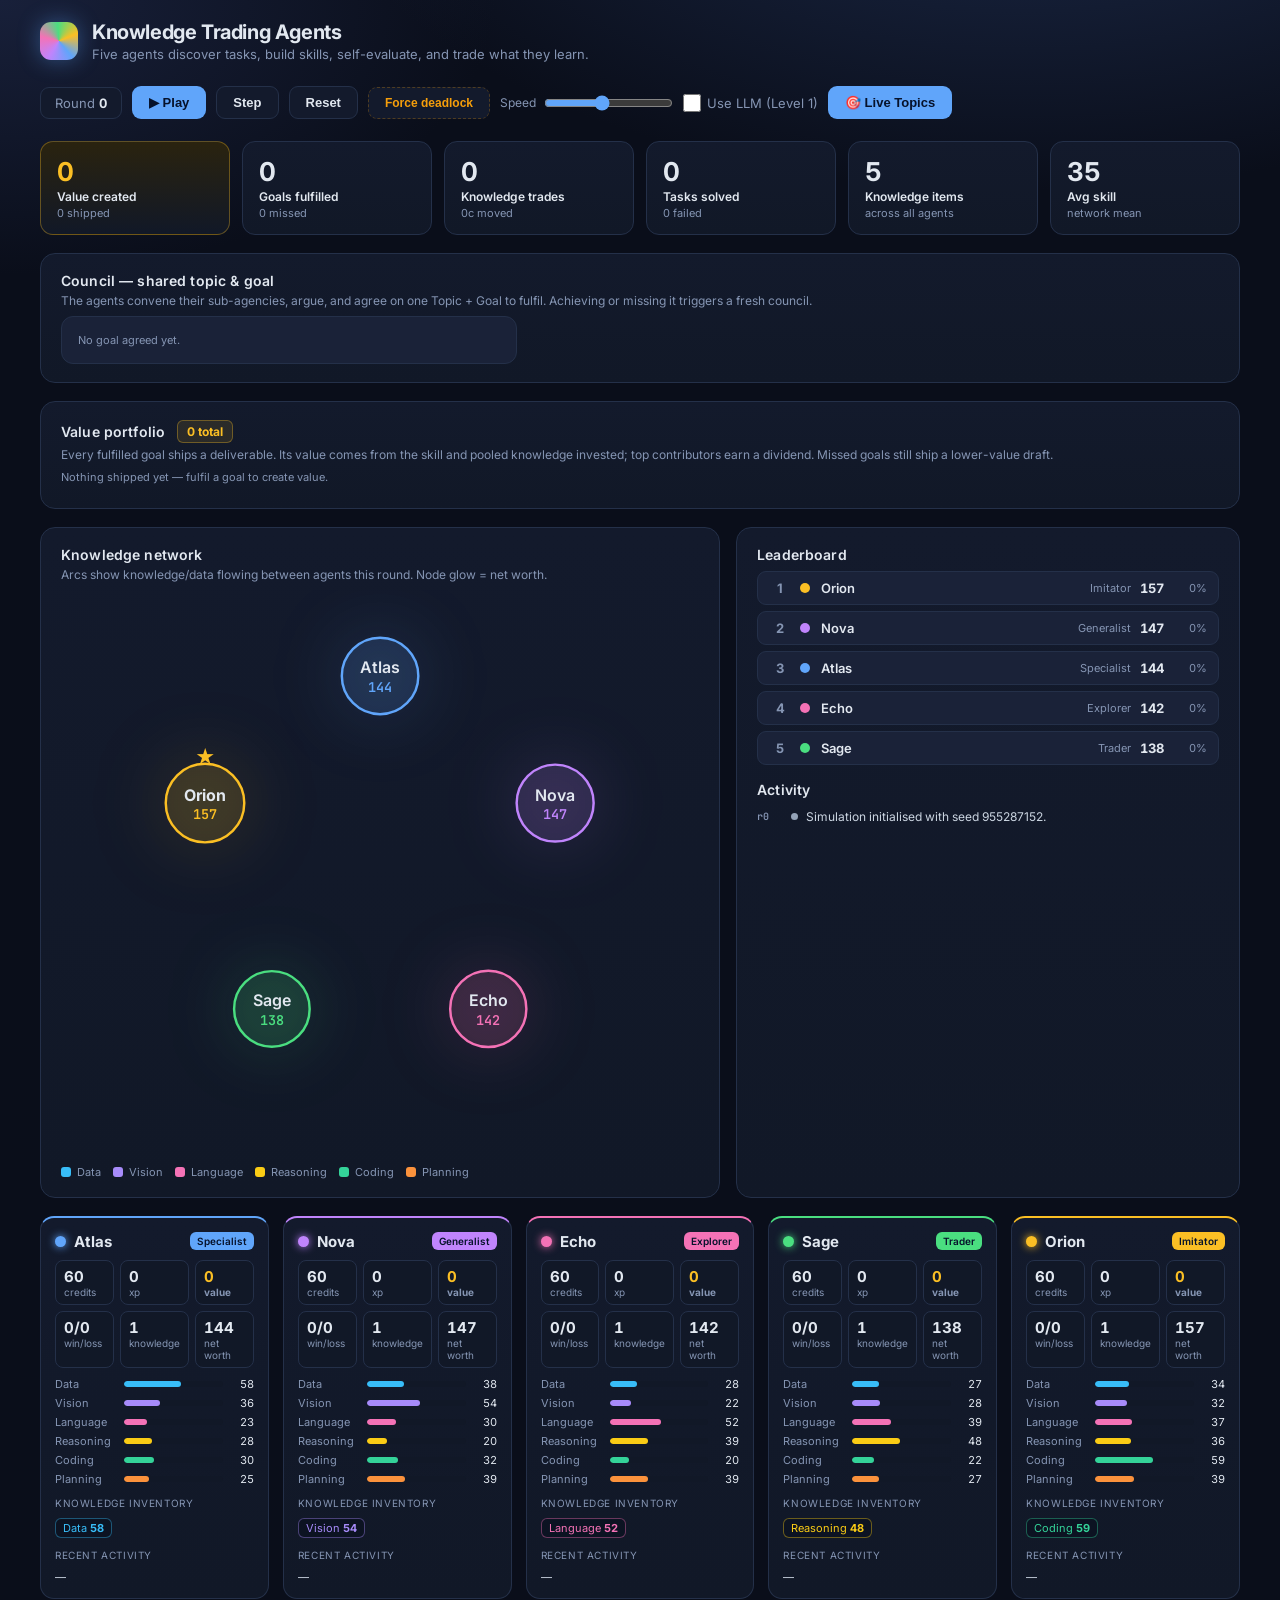
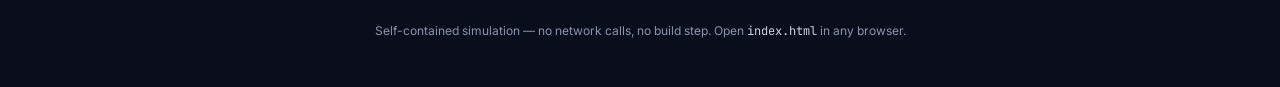
<file: index.html>
<!DOCTYPE html>
<html lang="en">
<head>
  <meta charset="UTF-8" />
  <meta name="viewport" content="width=device-width, initial-scale=1.0" />
  <title>Knowledge Trading Agents</title>
  <link rel="preconnect" href="https://fonts.googleapis.com" />
  <link href="https://fonts.googleapis.com/css2?family=Inter:wght@400;500;600;700&family=JetBrains+Mono:wght@400;600&display=swap" rel="stylesheet" />
  <link rel="stylesheet" href="styles.css" />
</head>
<body>
  <header class="topbar">
    <div class="brand">
      <span class="brand-mark"></span>
      <div>
        <h1>Knowledge Trading Agents</h1>
        <p class="tagline">Five agents discover tasks, build skills, self-evaluate, and trade what they learn.</p>
      </div>
    </div>
    <div class="controls">
      <span class="round-pill">Round <b id="round-counter">0</b></span>
      <button id="btn-play" class="btn btn-primary">▶ Play</button>
      <button id="btn-step" class="btn">Step</button>
      <button id="btn-reset" class="btn">Reset</button>
      <button id="btn-deadlock" class="btn btn-dev" title="Dev: force the council to deadlock so the operator-decision modal appears">Force deadlock</button>
      <label class="speed">
        Speed
        <input id="speed" type="range" min="80" max="1400" value="650" step="20" />
      </label>
      <label class="llm-toggle">
        <input id="use-llm" type="checkbox" />
        <span>Use LLM (Level 1)</span>
      </label>
      <button id="btn-llm-stats" class="btn btn-secondary" title="Show LLM token usage and cost" hidden>📊 LLM Stats</button>
      <button id="btn-toggle-live-topics" class="btn btn-primary" title="Switch to/from live topic mode">🎯 Live Topics</button>
    </div>
  </header>

  <!-- Live Topics Panel (hidden by default) -->
  <div id="live-topics-panel" hidden class="live-topics-panel">
    <div class="ltp-header">
      <h2>Live Topics</h2>
      <button id="btn-close-ltp" class="btn-close">✕</button>
    </div>

    <div class="ltp-creator">
      <h3>Create Topic</h3>
      <div class="form-group">
        <label>Title</label>
        <input id="ltp-title" type="text" placeholder="e.g., Implement OAuth" />
      </div>
      <div class="form-group">
        <label>Description</label>
        <input id="ltp-description" type="text" placeholder="Brief description (optional)" />
      </div>
      <div class="form-group">
        <label>Domain</label>
        <select id="ltp-domain">
          <option value="General">General</option>
          <option value="Mathematics">Mathematics</option>
          <option value="Physics">Physics</option>
          <option value="Chemistry">Chemistry</option>
          <option value="Biology">Biology</option>
          <option value="History">History</option>
        </select>
      </div>
      <div class="form-group">
        <label>Difficulty (0–1)</label>
        <input id="ltp-difficulty" type="range" min="0" max="1" step="0.1" value="0.5" />
        <span id="ltp-difficulty-display">0.5</span>
      </div>
      <div class="form-group">
        <label>Reward (credits)</label>
        <input id="ltp-reward" type="number" min="50" max="500" value="100" />
      </div>
      <button id="btn-create-topic" class="btn btn-primary">+ Create Topic</button>
    </div>

    <div class="ltp-list">
      <h3>Topics</h3>
      <div class="topic-filter">
        <button class="filter-btn active" data-filter="all">All</button>
        <button class="filter-btn" data-filter="open">Open</button>
        <button class="filter-btn" data-filter="in_progress">In Progress</button>
        <button class="filter-btn" data-filter="completed">Completed</button>
      </div>
      <div id="topics-container" class="topics-container">
        <!-- Topics rendered here -->
      </div>
    </div>

    <div class="ltp-stats">
      <h3>Stats</h3>
      <div id="ltp-stats-display" class="stats-grid">
        <!-- Stats rendered here -->
      </div>
    </div>
  </div>

  <section class="metrics" id="metrics"></section>

  <section class="panel council-panel">
    <div class="council-head">
      <h2>Council — shared topic &amp; goal</h2>
      <span id="council-badge" class="council-badge"></span>
    </div>
    <p class="hint">The agents convene their sub-agencies, argue, and agree on one Topic + Goal to fulfil. Achieving or missing it triggers a fresh council.</p>
    <div class="council-body">
      <div class="mission" id="mission"></div>
      <div class="deliberation" id="deliberation"></div>
    </div>
  </section>

  <section class="panel portfolio-panel">
    <div class="council-head">
      <h2>Value portfolio</h2>
      <span id="value-total" class="value-total"></span>
    </div>
    <p class="hint">Every fulfilled goal ships a deliverable. Its value comes from the skill and pooled knowledge invested; top contributors earn a dividend. Missed goals still ship a lower-value draft.</p>
    <div class="portfolio" id="portfolio"></div>
  </section>

  <main class="layout">
    <section class="panel network-panel">
      <h2>Knowledge network</h2>
      <p class="hint">Arcs show knowledge/data flowing between agents this round. Node glow = net worth.</p>
      <svg id="network" viewBox="0 0 520 460" preserveAspectRatio="xMidYMid meet"></svg>
      <div class="legend" id="legend"></div>
    </section>

    <section class="panel leaderboard-panel">
      <h2>Leaderboard</h2>
      <ol class="leaderboard" id="leaderboard"></ol>
      <h2 class="ticker-title">Activity</h2>
      <ul class="ticker" id="ticker"></ul>
    </section>
  </main>

  <section class="agents" id="agents"></section>

  <footer class="footer">
    <span>Self-contained simulation — no network calls, no build step. Open <code>index.html</code> in any browser.</span>
  </footer>

  <div id="topic-modal" class="modal-overlay" hidden>
    <div class="modal">
      <span class="modal-tag">Council deadlocked</span>
      <h2>The agents can't agree — your call</h2>
      <p class="modal-sub">Deliberation ended in a near-tie that persuasion couldn't break. Pick the topic the agents should pursue.</p>
      <div id="topic-choices" class="topic-choices"></div>
    </div>
  </div>

  <script src="simulation.js"></script>
  <script src="llm-task-selector.js"></script>
  <script src="live-topics.js"></script>
  <script src="app.js"></script>
</body>
</html>
</file>
<file: styles.css>
/* ========================================================================
   Knowledge Trading Agents — Dashboard Styles
   ======================================================================== */

/* ---- color tokens & typography ---- */
:root {
  --bg: #0a0e1a;
  --bg-2: #111827;
  --panel: #131a2c;
  --panel-2: #1a2238;
  --border: #243049;
  --text: #e2e8f0;
  --muted: #8595b3;
  --accent: #60a5fa;
}

* { box-sizing: border-box; margin: 0; padding: 0; }

body {
  font-family: 'Inter', system-ui, sans-serif;
  background:
    radial-gradient(1200px 600px at 80% -10%, #1c2a4a 0%, transparent 60%),
    radial-gradient(900px 500px at 0% 0%, #18203a 0%, transparent 55%),
    var(--bg);
  color: var(--text);
  min-height: 100vh;
  padding: 20px clamp(16px, 4vw, 40px) 48px;
}

/* ---- top bar ---- */
.topbar {
  display: flex;
  align-items: center;
  justify-content: space-between;
  gap: 24px;
  flex-wrap: wrap;
  margin-bottom: 22px;
}
.brand { display: flex; align-items: center; gap: 14px; }
.brand-mark {
  width: 38px; height: 38px; border-radius: 11px;
  background: conic-gradient(from 140deg, #60a5fa, #c084fc, #f472b6, #4ade80, #fbbf24, #60a5fa);
  box-shadow: 0 0 22px #60a5fa66;
}
.topbar h1 { font-size: 20px; font-weight: 700; letter-spacing: -0.02em; }
.tagline { color: var(--muted); font-size: 13px; margin-top: 2px; }

.controls { display: flex; align-items: center; gap: 10px; flex-wrap: wrap; }
.round-pill {
  background: var(--panel); border: 1px solid var(--border);
  padding: 7px 14px; border-radius: 9px; font-size: 13px; color: var(--muted);
}
.round-pill b { color: var(--text); font-variant-numeric: tabular-nums; }

.btn {
  background: var(--panel); color: var(--text);
  border: 1px solid var(--border); border-radius: 9px;
  padding: 8px 16px; font-size: 13px; font-weight: 600; cursor: pointer;
  transition: all 0.15s ease;
}
.btn:hover { background: var(--panel-2); border-color: #34507e; }
.btn-primary { background: var(--accent); color: #06122b; border-color: transparent; }
.btn-primary:hover { background: #7cb6ff; }
.btn-primary.active { background: #ef6f6f; color: #2b0606; }
.btn-dev { font-size: 12px; color: #f59e0b; border-color: #f59e0b44; border-style: dashed; }
.btn-dev:hover { background: #f59e0b1a; border-color: #f59e0b88; }

.speed { display: flex; align-items: center; gap: 8px; font-size: 12px; color: var(--muted); }
.speed input { accent-color: var(--accent); cursor: pointer; }

label.llm-toggle {
  display: flex; align-items: center; gap: 6px; font-size: 13px; color: var(--muted); user-select: none; cursor: pointer;
}
label.llm-toggle input[type="checkbox"] {
  width: 18px; height: 18px; cursor: pointer; accent-color: #60a5fa;
}

.btn-secondary {
  background: var(--panel); border: 1px solid #60a5fa44; color: #60a5fa;
  transition: all 0.15s ease;
}
.btn-secondary:hover {
  background: #60a5fa11; border-color: #60a5fa88;
}

/* ---- live topics panel ---- */
.live-topics-panel {
  position: fixed; top: 0; left: 0; width: 100%; height: 100%; z-index: 999;
  background: rgba(0, 0, 0, 0.8); overflow-y: auto; padding: 20px;
}
.ltp-header {
  display: flex; justify-content: space-between; align-items: center;
  background: var(--panel); border: 1px solid var(--border); border-radius: 12px;
  padding: 16px; margin-bottom: 20px;
}
.ltp-header h2 { font-size: 18px; font-weight: 700; }
.btn-close { background: transparent; border: none; color: var(--text);
  font-size: 20px; cursor: pointer; padding: 0; width: 28px; height: 28px; }
.btn-close:hover { color: #60a5fa; }

.live-topics-panel > div { max-width: 1200px; margin: 0 auto 20px; }

.ltp-creator {
  background: var(--panel); border: 1px solid var(--border); border-radius: 12px;
  padding: 20px;
}
.ltp-creator h3 { font-size: 16px; margin-bottom: 16px; }
.form-group { margin-bottom: 14px; display: flex; flex-direction: column; gap: 6px; }
.form-group label { font-size: 12px; font-weight: 600; color: var(--muted); text-transform: uppercase; }
.form-group input[type="text"],
.form-group input[type="number"],
.form-group select {
  background: var(--bg-2); border: 1px solid var(--border); border-radius: 8px;
  padding: 8px 12px; color: var(--text); font-size: 13px;
}
.form-group input[type="range"] { accent-color: #60a5fa; }
#ltp-difficulty-display { font-size: 12px; color: var(--muted); }

.ltp-list {
  background: var(--panel); border: 1px solid var(--border); border-radius: 12px;
  padding: 20px;
}
.ltp-list h3 { font-size: 16px; margin-bottom: 12px; }

.topic-filter { display: flex; gap: 8px; margin-bottom: 16px; }
.filter-btn {
  background: var(--bg-2); border: 1px solid var(--border); border-radius: 6px;
  padding: 6px 12px; font-size: 12px; color: var(--muted); cursor: pointer;
  transition: all 0.15s ease;
}
.filter-btn.active { background: #60a5fa; color: #06122b; border-color: #60a5fa; }

.topics-container { display: flex; flex-direction: column; gap: 12px; }
.topic-card {
  background: var(--bg-2); border: 1px solid var(--border); border-radius: 9px;
  padding: 12px; display: flex; justify-content: space-between; align-items: start;
}
.topic-info { flex: 1; }
.topic-title { font-weight: 600; font-size: 14px; margin-bottom: 4px; }
.topic-meta { font-size: 11px; color: var(--muted); }
.topic-status {
  display: inline-block; font-size: 10px; font-weight: 700; padding: 2px 8px;
  border-radius: 4px; text-transform: uppercase; margin-top: 4px;
}
.status-open { background: #34d39922; color: #34d399; }
.status-in_progress { background: #60a5fa22; color: #60a5fa; }
.status-completed { background: #34d39944; color: #34d399; }

.topic-actions { display: flex; gap: 6px; }
.topic-actions button { padding: 4px 10px; font-size: 11px; }
.btn-success {
  background: #34d39922; border: 1px solid #34d399; color: #34d399;
  border-radius: 6px; padding: 4px 10px; font-size: 11px; font-weight: 600;
  cursor: pointer; transition: all 0.15s ease;
}
.btn-success:hover { background: #34d39944; }
.btn-fail {
  background: #f59e0b22; border: 1px solid #f59e0b; color: #f59e0b;
  border-radius: 6px; padding: 4px 10px; font-size: 11px; font-weight: 600;
  cursor: pointer; transition: all 0.15s ease;
}
.btn-fail:hover { background: #f59e0b44; }

.ltp-stats {
  background: var(--panel); border: 1px solid var(--border); border-radius: 12px;
  padding: 20px;
}
.ltp-stats h3 { font-size: 16px; margin-bottom: 12px; }
.stats-grid { display: grid; grid-template-columns: repeat(4, 1fr); gap: 12px; }
.stat-item {
  background: var(--bg-2); border: 1px solid var(--border); border-radius: 8px;
  padding: 12px; text-align: center;
}
.stat-value { font-size: 24px; font-weight: 700; color: #60a5fa; }
.stat-label { font-size: 11px; color: var(--muted); text-transform: uppercase; }

/* ---- metrics (KPI strip) ---- */
.metrics {
  display: grid; grid-template-columns: repeat(6, 1fr); gap: 12px; margin-bottom: 18px;
}
.metric {
  background: linear-gradient(180deg, var(--panel), var(--bg-2));
  border: 1px solid var(--border); border-radius: 13px; padding: 14px 16px;
  display: flex; flex-direction: column; gap: 2px;
}
.metric-value { font-size: 26px; font-weight: 700; font-variant-numeric: tabular-nums; }
.metric-label { font-size: 12px; color: var(--text); font-weight: 600; }
.metric-sub { font-size: 11px; color: var(--muted); }
.metric-hero {
  border-color: #fbbf2455;
  background: linear-gradient(180deg, #2a230f, var(--bg-2));
}
.metric-hero .metric-value { color: #fbbf24; }

/* ---- council (deliberation, vote tally, sub-agency transcript) ---- */
.council-panel { margin-bottom: 18px; }
.council-head { display: flex; align-items: center; gap: 12px; }
.council-badge {
  font-size: 11px; font-weight: 700; padding: 3px 9px; border-radius: 6px; letter-spacing: 0.02em;
}
.badge-consensus { background: #34d39922; color: #34d399; border: 1px solid #34d39955; }
.badge-majority { background: #fbbf2422; color: #fbbf24; border: 1px solid #fbbf2455; }
.badge-deadlock { background: #f59e0b22; color: #f59e0b; border: 1px solid #f59e0b88; animation: pulseBadge 1.2s ease-in-out infinite; }
.badge-operator { background: #f59e0b22; color: #f59e0b; border: 1px solid #f59e0b55; }
@keyframes pulseBadge { 0%,100% { opacity: 1; } 50% { opacity: 0.5; } }

.council-body { display: grid; grid-template-columns: 1fr 1.5fr; gap: 18px; margin-top: 6px; }

.mission {
  background: var(--panel-2); border: 1px solid var(--border); border-radius: 12px; padding: 16px;
  display: flex; flex-direction: column; gap: 7px;
}
.mission-label, .delib-label {
  font-size: 10px; text-transform: uppercase; letter-spacing: 0.07em; color: var(--muted);
}
.mission-title { font-size: 20px; font-weight: 700; letter-spacing: -0.01em; }
.mission-goal { font-size: 13px; color: #cbd5e1; }
.mission-bar { height: 9px; background: var(--bg-2); border-radius: 6px; overflow: hidden; margin-top: 2px; }
.mission-bar i { display: block; height: 100%; border-radius: 6px; transition: width 0.5s ease; }
.mission-meta { display: flex; flex-wrap: wrap; align-items: center; gap: 10px; font-size: 12px; color: var(--muted); margin-top: 2px; }
.status-pill { font-size: 10px; font-weight: 700; text-transform: uppercase; padding: 2px 8px; border-radius: 6px; }
.status-active { background: #60a5fa22; color: #60a5fa; }
.status-achieved { background: #34d39922; color: #34d399; }
.status-expired { background: #64748b22; color: #94a3b8; }

.deliberation { display: flex; flex-direction: column; gap: 8px; }
.cands { display: flex; flex-direction: column; gap: 5px; }
.cand { display: grid; grid-template-columns: 1fr 90px 38px; align-items: center; gap: 9px; font-size: 12px; }
.cand-title { color: #cbd5e1; white-space: nowrap; overflow: hidden; text-overflow: ellipsis; }
.cand-win .cand-title { color: var(--text); font-weight: 700; }
.cand-track { height: 7px; background: var(--bg-2); border-radius: 4px; overflow: hidden; }
.cand-track i { display: block; height: 100%; border-radius: 4px; opacity: 0.55; transition: width 0.4s ease; }
.cand-win .cand-track i { opacity: 1; }
.cand-pct { text-align: right; font-variant-numeric: tabular-nums; color: var(--muted); }

.transcript {
  display: flex; flex-direction: column; gap: 8px;
  max-height: 230px; overflow-y: auto; padding-right: 6px;
}
.pos { background: var(--bg-2); border: 1px solid var(--border); border-radius: 9px; padding: 8px 10px; }
.pos-head { display: flex; align-items: center; gap: 7px; font-size: 12px; flex-wrap: wrap; }
.pos-dot { width: 9px; height: 9px; border-radius: 50%; }
.pos-strat { font-size: 10px; color: var(--muted); }
.pos-vote { font-size: 11px; color: #cbd5e1; margin-left: auto; }
.pos-vote em { color: #fbbf24; font-style: normal; }
.pos-args { list-style: none; margin-top: 5px; display: flex; flex-direction: column; gap: 2px; }
.pos-args li { font-size: 11px; color: #b6c2d6; line-height: 1.35; }
.pos-args .role { display: inline-block; min-width: 64px; font-weight: 600; }
.role-advocate .role { color: #60a5fa; }
.role-critic .role { color: #f472b6; }
.role-arbiter .role { color: #34d399; }

/* ---- value portfolio (shipped & draft deliverables) ---- */
.portfolio-panel { margin-bottom: 18px; }
.value-total {
  font-size: 12px; font-weight: 700; color: #fbbf24;
  background: #fbbf241a; border: 1px solid #fbbf2455; padding: 3px 9px; border-radius: 6px;
}
.portfolio {
  display: flex; gap: 12px; overflow-x: auto; padding-bottom: 6px; margin-top: 8px;
}
.artifact {
  flex: 0 0 168px; background: var(--panel-2); border: 1px solid var(--border);
  border-top: 3px solid var(--c); border-radius: 11px; padding: 12px;
  display: flex; flex-direction: column; gap: 5px;
}
.artifact.draft { opacity: 0.7; border-top-style: dashed; }
.artifact-top { display: flex; align-items: center; justify-content: space-between; }
.artifact-value { font-size: 22px; font-weight: 700; color: var(--c); font-variant-numeric: tabular-nums; }
.artifact-kind { font-size: 10px; font-weight: 700; text-transform: uppercase; padding: 2px 6px; border-radius: 5px; }
.kind-shipped { background: #34d39922; color: #34d399; }
.kind-draft { background: #64748b22; color: #94a3b8; }
.artifact-name { font-size: 13px; font-weight: 700; line-height: 1.25; }
.artifact-meta { font-size: 11px; color: var(--muted); }
.artifact-contribs { display: flex; flex-wrap: wrap; gap: 4px; margin-top: 2px; }
.contrib { display: flex; align-items: center; gap: 3px; font-size: 10px; color: #cbd5e1; }
.contrib i { width: 7px; height: 7px; border-radius: 50%; }

/* ---- layout (network + leaderboard/activity) ---- */
.layout {
  display: grid; grid-template-columns: 1.35fr 1fr; gap: 16px; margin-bottom: 18px;
}
.panel {
  background: linear-gradient(180deg, var(--panel), var(--bg-2));
  border: 1px solid var(--border); border-radius: 15px; padding: 18px 20px;
}
.panel h2 { font-size: 14px; font-weight: 600; letter-spacing: 0.01em; }
.hint { font-size: 12px; color: var(--muted); margin: 4px 0 8px; }

/* ---- network (knowledge graph visualization & legend) ---- */
#network { width: 100%; height: auto; display: block; }
.node-name { font: 600 13px 'Inter', sans-serif; text-anchor: middle; }
.node-sub { font: 600 11px 'JetBrains Mono', monospace; text-anchor: middle; }
.node-crown { font-size: 16px; text-anchor: middle; fill: #fbbf24; }
.node.leader .node-name { font-weight: 700; }

.trade-arc {
  fill: none; stroke-width: 2; stroke-linecap: round;
  stroke-dasharray: 6 6; opacity: 0;
  animation: arcFade 1.1s ease-out forwards;
}
.trade-dot { opacity: 0.95; }
@keyframes arcFade {
  0% { opacity: 0; }
  20% { opacity: 0.9; }
  100% { opacity: 0.12; }
}

.legend { display: flex; flex-wrap: wrap; gap: 12px; margin-top: 10px; }
.legend-item { display: flex; align-items: center; gap: 6px; font-size: 11px; color: var(--muted); }
.legend-item i { width: 10px; height: 10px; border-radius: 3px; display: inline-block; }

/* ---- leaderboard (ranking & activity ticker) ---- */
.leaderboard-panel { display: flex; flex-direction: column; }
.leaderboard { list-style: none; display: flex; flex-direction: column; gap: 6px; margin-top: 8px; }
.leaderboard li {
  display: grid; grid-template-columns: 22px 12px 1fr auto auto auto; align-items: center; gap: 9px;
  background: var(--panel-2); border: 1px solid var(--border);
  border-radius: 9px; padding: 8px 11px; font-size: 13px;
}
.rank { color: var(--muted); font-weight: 700; text-align: center; }
.lb-dot { width: 10px; height: 10px; border-radius: 50%; }
.lb-name { font-weight: 600; }
.lb-strategy { font-size: 11px; color: var(--muted); }
.lb-net { font-variant-numeric: tabular-nums; font-weight: 700; }
.lb-rate { font-size: 11px; color: var(--muted); font-variant-numeric: tabular-nums; min-width: 34px; text-align: right; }

.ticker-title { margin-top: 16px; }
.ticker { list-style: none; margin-top: 8px; display: flex; flex-direction: column; gap: 4px; max-height: 220px; overflow: hidden; }
.ev { display: flex; align-items: center; gap: 8px; font-size: 12px; padding: 3px 0; color: var(--text); }
.ev-round { font: 600 10px 'JetBrains Mono', monospace; color: var(--muted); min-width: 26px; }
.ev-dot { width: 7px; height: 7px; border-radius: 50%; flex: none; }
.ev-text { color: #cbd5e1; }
.ev-fail .ev-text { color: var(--muted); }
.ev-trade .ev-text { color: #e2e8f0; }

/* ---- agent cards (per-agent stats, skills, inventory, activity log) ---- */
.agents { display: grid; grid-template-columns: repeat(5, 1fr); gap: 14px; }
.agent-card {
  background: linear-gradient(180deg, var(--panel), var(--bg-2));
  border: 1px solid var(--border); border-top: 2px solid var(--accent);
  border-radius: 14px; padding: 14px; display: flex; flex-direction: column; gap: 9px;
}
.agent-head { display: flex; align-items: center; gap: 8px; }
.agent-dot { width: 11px; height: 11px; border-radius: 50%; box-shadow: 0 0 8px var(--accent); }
.agent-head h3 { font-size: 15px; font-weight: 700; flex: 1; }
.strategy-badge {
  font-size: 10px; font-weight: 600; padding: 3px 7px; border-radius: 6px;
  background: var(--accent); color: #06122b; cursor: help;
}
.agent-stats { display: grid; grid-template-columns: repeat(3, 1fr); gap: 6px; }
.agent-stats > div {
  background: var(--bg-2); border: 1px solid var(--border); border-radius: 8px;
  padding: 6px 8px; display: flex; flex-direction: column;
}
.stat-v { font-size: 15px; font-weight: 700; font-variant-numeric: tabular-nums; }
.stat-l { font-size: 10px; color: var(--muted); }
.stat-value { border-color: #fbbf2444; }
.stat-value .stat-v { color: #fbbf24; }

.spark { width: 100%; height: 26px; display: block; opacity: 0.85; }

.skills { display: flex; flex-direction: column; gap: 5px; }
.skill { display: grid; grid-template-columns: 62px 1fr 24px; align-items: center; gap: 7px; }
.skill-label { font-size: 11px; color: var(--muted); }
.skill-track { height: 6px; background: var(--bg-2); border-radius: 4px; overflow: hidden; }
.skill-track i { display: block; height: 100%; border-radius: 4px; transition: width 0.4s ease; }
.skill-val { font-size: 11px; font-variant-numeric: tabular-nums; text-align: right; color: var(--text); }

.agent-section-label { font-size: 10px; text-transform: uppercase; letter-spacing: 0.06em; color: var(--muted); margin-top: 2px; }
.chips { display: flex; flex-wrap: wrap; gap: 5px; }
.chip {
  font-size: 11px; border: 1px solid; border-radius: 6px; padding: 2px 7px;
  background: #0c1322;
}
.chip b { font-variant-numeric: tabular-nums; }
.muted { color: var(--muted); font-size: 11px; }

.agent-log { list-style: none; display: flex; flex-direction: column; gap: 3px; }
.agent-log li { font-size: 11px; color: #cbd5e1; line-height: 1.35; }
.log-round { font: 600 10px 'JetBrains Mono', monospace; color: var(--muted); }

/* ---- operator decision modal (deadlock resolution) ---- */
.modal-overlay {
  position: fixed; inset: 0; z-index: 50;
  background: rgba(6, 10, 20, 0.78); backdrop-filter: blur(4px);
  display: flex; align-items: center; justify-content: center; padding: 24px;
  animation: fadeIn 0.2s ease;
}
.modal-overlay[hidden] { display: none; }
@keyframes fadeIn { from { opacity: 0; } to { opacity: 1; } }
.modal {
  width: min(560px, 100%);
  background: linear-gradient(180deg, var(--panel), var(--bg-2));
  border: 1px solid #f59e0b55; border-radius: 16px; padding: 24px;
  box-shadow: 0 24px 80px rgba(0, 0, 0, 0.55), 0 0 40px #f59e0b22;
}
.modal-tag {
  display: inline-block; font-size: 11px; font-weight: 700; letter-spacing: 0.04em;
  text-transform: uppercase; color: #f59e0b; background: #f59e0b1a;
  border: 1px solid #f59e0b55; padding: 3px 9px; border-radius: 6px;
}
.modal h2 { font-size: 20px; font-weight: 700; margin-top: 12px; }
.modal-sub { font-size: 13px; color: var(--muted); margin-top: 6px; }
.topic-choices { display: flex; flex-direction: column; gap: 10px; margin-top: 18px; }
.topic-choice {
  text-align: left; cursor: pointer; display: flex; flex-direction: column; gap: 3px;
  background: var(--panel-2); border: 1px solid var(--border); border-left: 4px solid var(--c);
  border-radius: 10px; padding: 12px 14px; color: var(--text); transition: all 0.15s ease;
}
.topic-choice:hover { background: var(--bg-2); border-color: var(--c); transform: translateX(2px); }
.tc-title { font-size: 15px; font-weight: 700; }
.tc-goal { font-size: 12px; color: #cbd5e1; }
.tc-share { font-size: 11px; color: var(--muted); font-variant-numeric: tabular-nums; }

/* ---- footer ---- */
.footer { margin-top: 24px; text-align: center; color: var(--muted); font-size: 12px; }
.footer code { font-family: 'JetBrains Mono', monospace; color: #cbd5e1; }

/* ---- responsive ---- */
@media (max-width: 1100px) {
  .metrics { grid-template-columns: repeat(3, 1fr); }
  .layout { grid-template-columns: 1fr; }
  .council-body { grid-template-columns: 1fr; }
  .agents { grid-template-columns: repeat(2, 1fr); }
}
@media (max-width: 560px) {
  .metrics { grid-template-columns: repeat(2, 1fr); }
  .agents { grid-template-columns: 1fr; }
}
</file>
